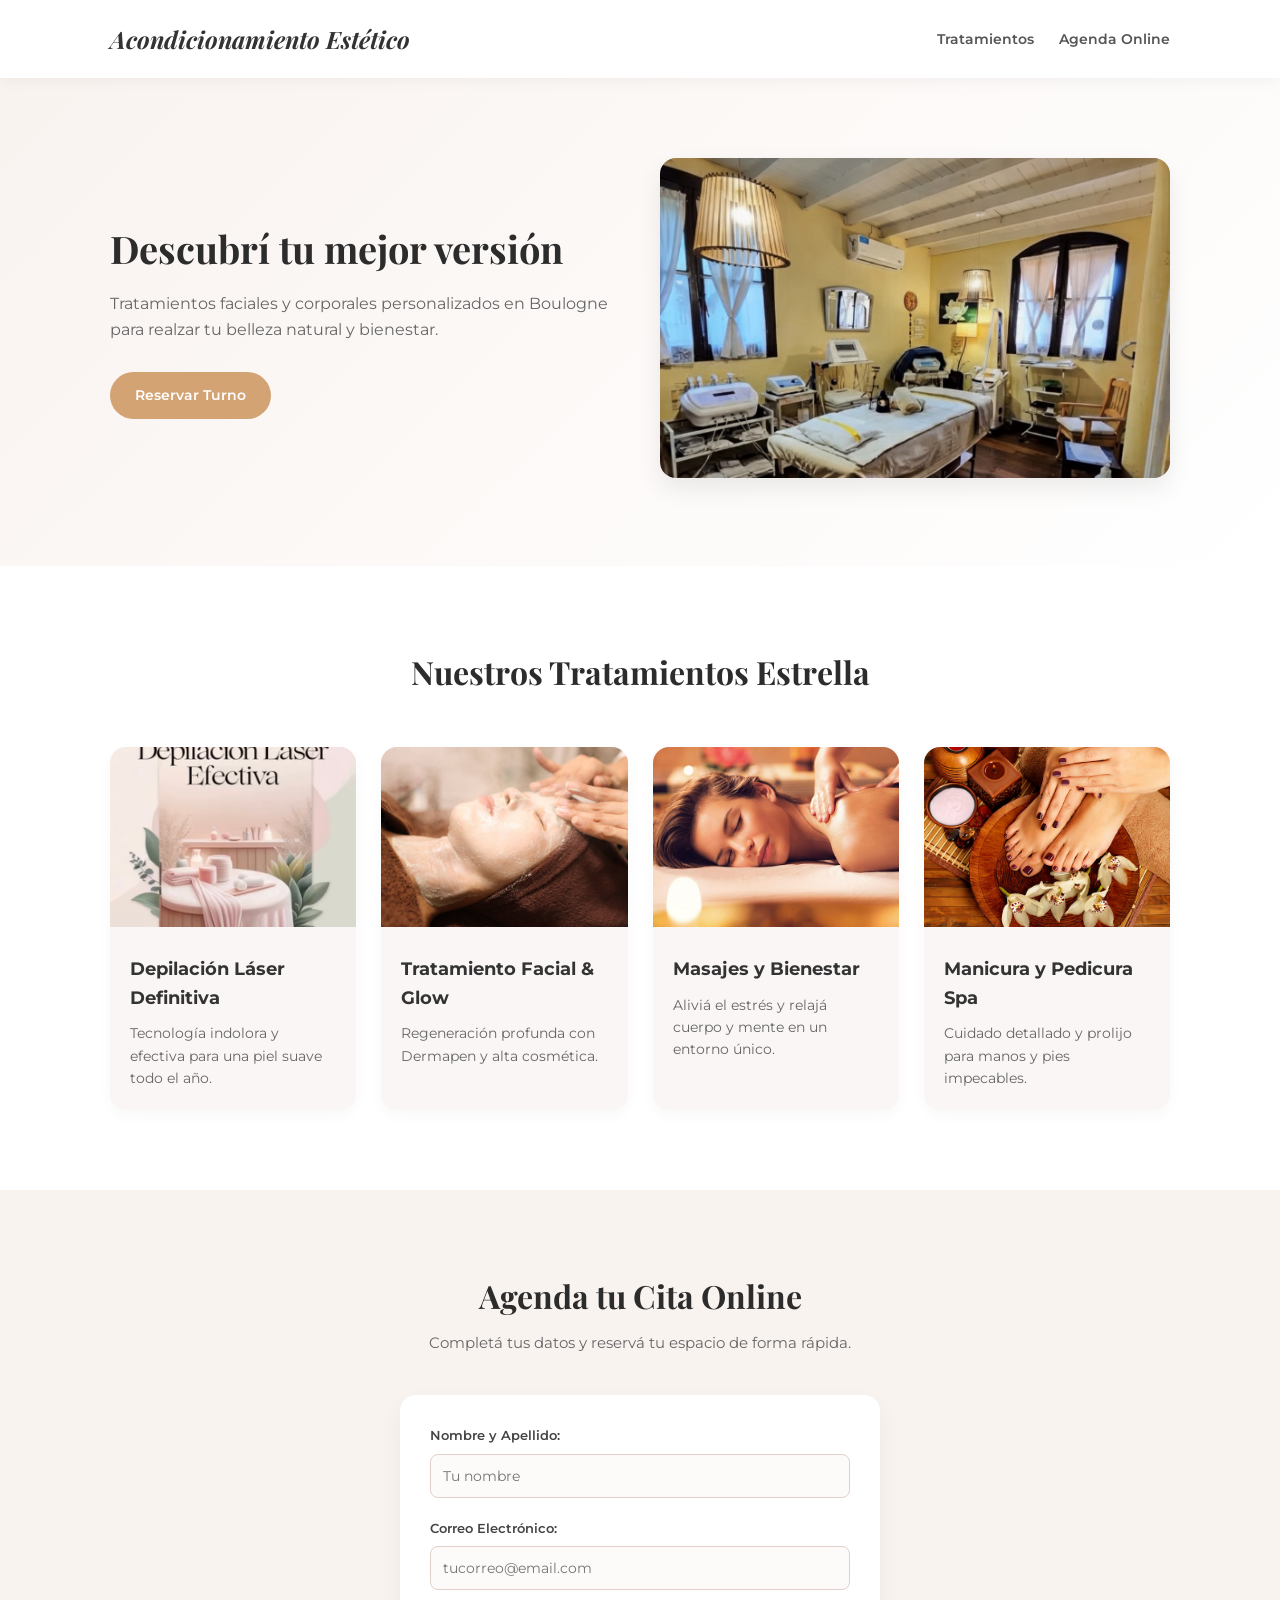
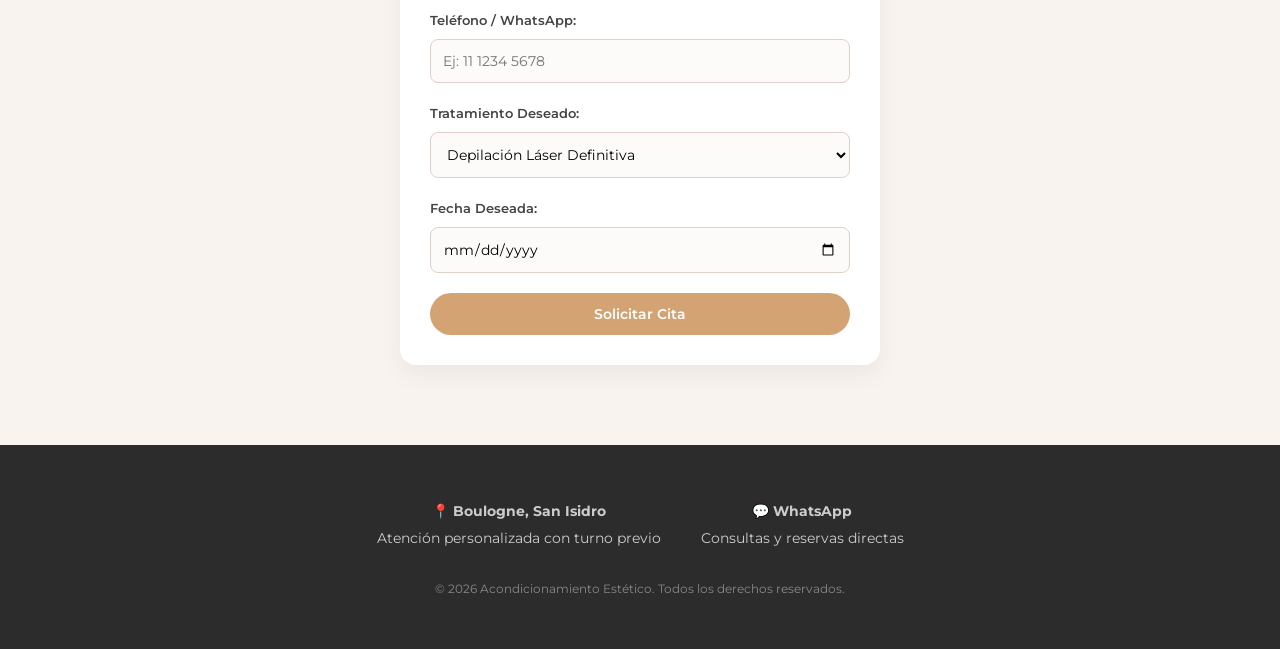
<file: Index.html>
<!DOCTYPE html>
<html lang="es">
<head>
    <meta charset="UTF-8">
    <meta name="viewport" content="width=device-width, initial-scale=1.0">
    <title>Tu Centro de Estética</title>
    <!-- FUENTES ELEGANTES -->
    <link rel="preconnect" href="https://fonts.googleapis.com">
    <link rel="preconnect" href="https://fonts.gstatic.com" crossorigin>
    <link href="https://fonts.googleapis.com/css2?family=Montserrat:wght@300;400;600&family=Playfair+Display:ital,wght@1,500;1,600&display=swap" rel="stylesheet">
    
    <style>
        * {
            margin: 0;
            padding: 0;
            box-sizing: border-box;
            font-family: 'Montserrat', sans-serif;
        }

        body {
            background-color: #fdfbfb;
            color: #4a4a4a;
            line-height: 1.6;
        }

        .container {
            width: 100%;
            max-width: 1100px;
            margin: 0 auto;
            padding: 0 20px;
        }

        /* HEADER */
        header {
            background-color: #ffffff;
            padding: 20px 0;
            box-shadow: 0 2px 15px rgba(0,0,0,0.05);
            position: sticky;
            top: 0;
            z-index: 100;
        }

        header .container {
            display: flex;
            justify-content: space-between;
            align-items: center;
        }

        header h1 {
            font-family: 'Playfair Display', serif;
            font-style: italic;
            font-size: 24px;
            color: #333;
        }

        header nav ul {
            list-style: none;
            display: flex;
            gap: 25px;
        }

        header nav ul li a {
            text-decoration: none;
            color: #555;
            font-weight: 600;
            font-size: 14px;
            transition: color 0.3s;
        }

        header nav ul li a:hover {
            color: #d4a373;
        }

        /* HERO SECTION */
        .hero {
            padding: 80px 0;
            background: linear-gradient(135deg, #f9f3f0 0%, #fff 100%);
        }

        .hero .container {
            display: grid;
            grid-template-columns: 1fr 1fr;
            gap: 40px;
            align-items: center;
        }

        .hero-content h2 {
            font-family: 'Playfair Display', serif;
            font-size: 38px;
            color: #2c2c2c;
            margin-bottom: 20px;
            line-height: 1.2;
        }

        .hero-content p {
            font-size: 16px;
            color: #666;
            margin-bottom: 30px;
        }

        .hero-image img {
            width: 100%;
            height: 320px;
            object-fit: cover;
            border-radius: 16px;
            box-shadow: 0 10px 25px rgba(0,0,0,0.08);
        }

        /* TRATAMIENTOS SECTION */
        .tratamientos {
            padding: 80px 0;
            background-color: #fff;
        }

        .tratamientos h2 {
            font-family: 'Playfair Display', serif;
            font-size: 32px;
            color: #2c2c2c;
            text-align: center;
            margin-bottom: 50px;
        }

        .tratamientos-grid {
            display: grid;
            grid-template-columns: repeat(auto-fit, minmax(240px, 1fr));
            gap: 25px;
        }

        .tratamiento-card {
            background-color: #faf6f5;
            border-radius: 16px;
            overflow: hidden;
            box-shadow: 0 5px 15px rgba(0,0,0,0.03);
            transition: transform 0.3s ease;
        }

        .tratamiento-card:hover {
            transform: translateY(-5px);
        }

        .tratamiento-card img {
            width: 100%;
            height: 180px;
            object-fit: cover;
        }

        .tratamiento-card h3 {
            padding: 20px 20px 10px;
            font-size: 18px;
            color: #333;
        }

        .tratamiento-card p {
            padding: 0 20px 20px;
            font-size: 14px;
            color: #666;
        }

        /* AGENDA SECTION */
        .agenda {
            background-color: #f9f3f0;
            padding: 80px 0;
            text-align: center;
        }

        .agenda h2 {
            font-family: 'Playfair Display', serif;
            font-size: 32px;
            color: #2c2c2c;
            margin-bottom: 10px;
        }

        .agenda p {
            font-size: 15px;
            color: #666;
            margin-bottom: 40px;
        }

        .agenda-form {
            max-width: 480px;
            margin: 0 auto;
            padding: 30px;
            background-color: #fff;
            border-radius: 16px;
            box-shadow: 0 10px 25px rgba(0,0,0,0.05);
            display: grid;
            gap: 20px;
            text-align: left;
        }

        .form-group {
            display: flex;
            flex-direction: column;
        }

        .form-group label {
            margin-bottom: 8px;
            font-weight: 600;
            font-size: 13px;
            color: #444;
        }

        .form-group input,
        .form-group select {
            padding: 12px;
            border: 1px solid #e0d0c8;
            border-radius: 8px;
            font-size: 14px;
            background-color: #fcfbfa;
        }

        /* BOTONES */
        .button {
            display: inline-block;
            background-color: #d4a373;
            color: #fff;
            padding: 12px 25px;
            text-decoration: none;
            border-radius: 30px;
            font-weight: 600;
            font-size: 14px;
            border: none;
            cursor: pointer;
            transition: background-color 0.3s;
            text-align: center;
        }

        .button:hover {
            background-color: #bc8a5f;
        }

        /* CONTACTO & FOOTER */
        footer {
            background-color: #2c2c2c;
            color: white;
            text-align: center;
            padding: 50px 0;
        }

        .footer-content {
            display: flex;
            justify-content: center;
            gap: 40px;
            flex-wrap: wrap;
            margin-bottom: 20px;
        }

        .footer-item p {
            font-size: 14px;
            color: #ccc;
            margin-top: 5px;
        }

        @media (max-width: 768px) {
            .hero .container {
                grid-template-columns: 1fr;
                text-align: center;
            }
            header nav {
                display: none;
            }
        }
    </style>
</head>
<body>

    <!-- HEADER -->
    <header>
        <div class="container">
            <h1>Acondicionamiento Estético</h1>
            <nav>
                <ul>
                    <li><a href="#tratamientos">Tratamientos</a></li>
                    <li><a href="#agenda">Agenda Online</a></li>
                </ul>
            </nav>
        </div>
    </header>

    <!-- HERO SECTION -->
    <section id="hero" class="hero">
        <div class="container">
            <div class="hero-content">
                <h2>Descubrí tu mejor versión</h2>
                <p>Tratamientos faciales y corporales personalizados en Boulogne para realzar tu belleza natural y bienestar.</p>
                <a href="#agenda" class="button">Reservar Turno</a>
            </div>
            <div class="hero-image">
                <img src="gabinete.jpg" alt="Gabinete Estético">
            </div>
        </div>
    </section>

    <!-- TRATAMIENTOS SECTION -->
    <section id="tratamientos" class="tratamientos">
        <div class="container">
            <h2>Nuestros Tratamientos Estrella</h2>
            <div class="tratamientos-grid">
                <div class="tratamiento-card">
                    <img src="depilacion.jpg" alt="Depilación Láser">
                    <h3>Depilación Láser Definitiva</h3>
                    <p>Tecnología indolora y efectiva para una piel suave todo el año.</p>
                </div>
                <div class="tratamiento-card">
                    <img src="tto facial exfolacion.jpg" alt="Tratamiento Facial">
                    <h3>Tratamiento Facial & Glow</h3>
                    <p>Regeneración profunda con Dermapen y alta cosmética.</p>
                </div>
                <div class="tratamiento-card">
                    <img src="masaje-relajante-1.jpg" alt="Masaje Corporal">
                    <h3>Masajes y Bienestar</h3>
                    <p>Aliviá el estrés y relajá cuerpo y mente en un entorno único.</p>
                </div>
                <div class="tratamiento-card">
                    <img src="manicuria y pedicuria.jpg" alt="Manicura Spa">
                    <h3>Manicura y Pedicura Spa</h3>
                    <p>Cuidado detallado y prolijo para manos y pies impecables.</p>
                </div>
            </div>
        </div>
    </section>

    <!-- AGENDA SECTION -->
    <section id="agenda" class="agenda">
        <div class="container">
            <h2>Agenda tu Cita Online</h2>
            <p>Completá tus datos y reservá tu espacio de forma rápida.</p>
            <form class="agenda-form">
                <div class="form-group">
                    <label for="nombre">Nombre y Apellido:</label>
                    <input type="text" id="nombre" name="nombre" required placeholder="Tu nombre">
                </div>
                <div class="form-group">
                    <label for="email">Correo Electrónico:</label>
                    <input type="email" id="email" name="email" required placeholder="tucorreo@email.com">
                </div>
                <div class="form-group">
                    <label for="telefono">Teléfono / WhatsApp:</label>
                    <input type="tel" id="telefono" name="telefono" placeholder="Ej: 11 1234 5678">
                </div>
                <div class="form-group">
                    <label for="tratamiento">Tratamiento Deseado:</label>
                    <select id="tratamiento" name="tratamiento">
                        <option value="laser">Depilación Láser Definitiva</option>
                        <option value="facial">Tratamiento Facial & Glow</option>
                        <option value="masaje">Masajes y Bienestar</option>
                        <option value="manicura">Manicura y Pedicura Spa</option>
                    </select>
                </div>
                <div class="form-group">
                    <label for="fecha">Fecha Deseada:</label>
                    <input type="date" id="fecha" name="fecha">
                </div>
                <button type="submit" class="button">Solicitar Cita</button>
            </form>
        </div>
    </section>

    <!-- FOOTER / CONTACTO -->
    <footer>
        <div class="container">
            <div class="footer-content">
                <div class="footer-item">
                    <p><b>📍 Boulogne, San Isidro</b></p>
                    <p>Atención personalizada con turno previo</p>
                </div>
                <div class="footer-item">
                    <p><b>💬 WhatsApp</b></p>
                    <p>Consultas y reservas directas</p>
                </div>
            </div>
            <p style="font-size: 12px; color: #888; margin-top: 30px;">© 2026 Acondicionamiento Estético. Todos los derechos reservados.</p>
        </div>
    </footer>

</body>
</html>
</file>
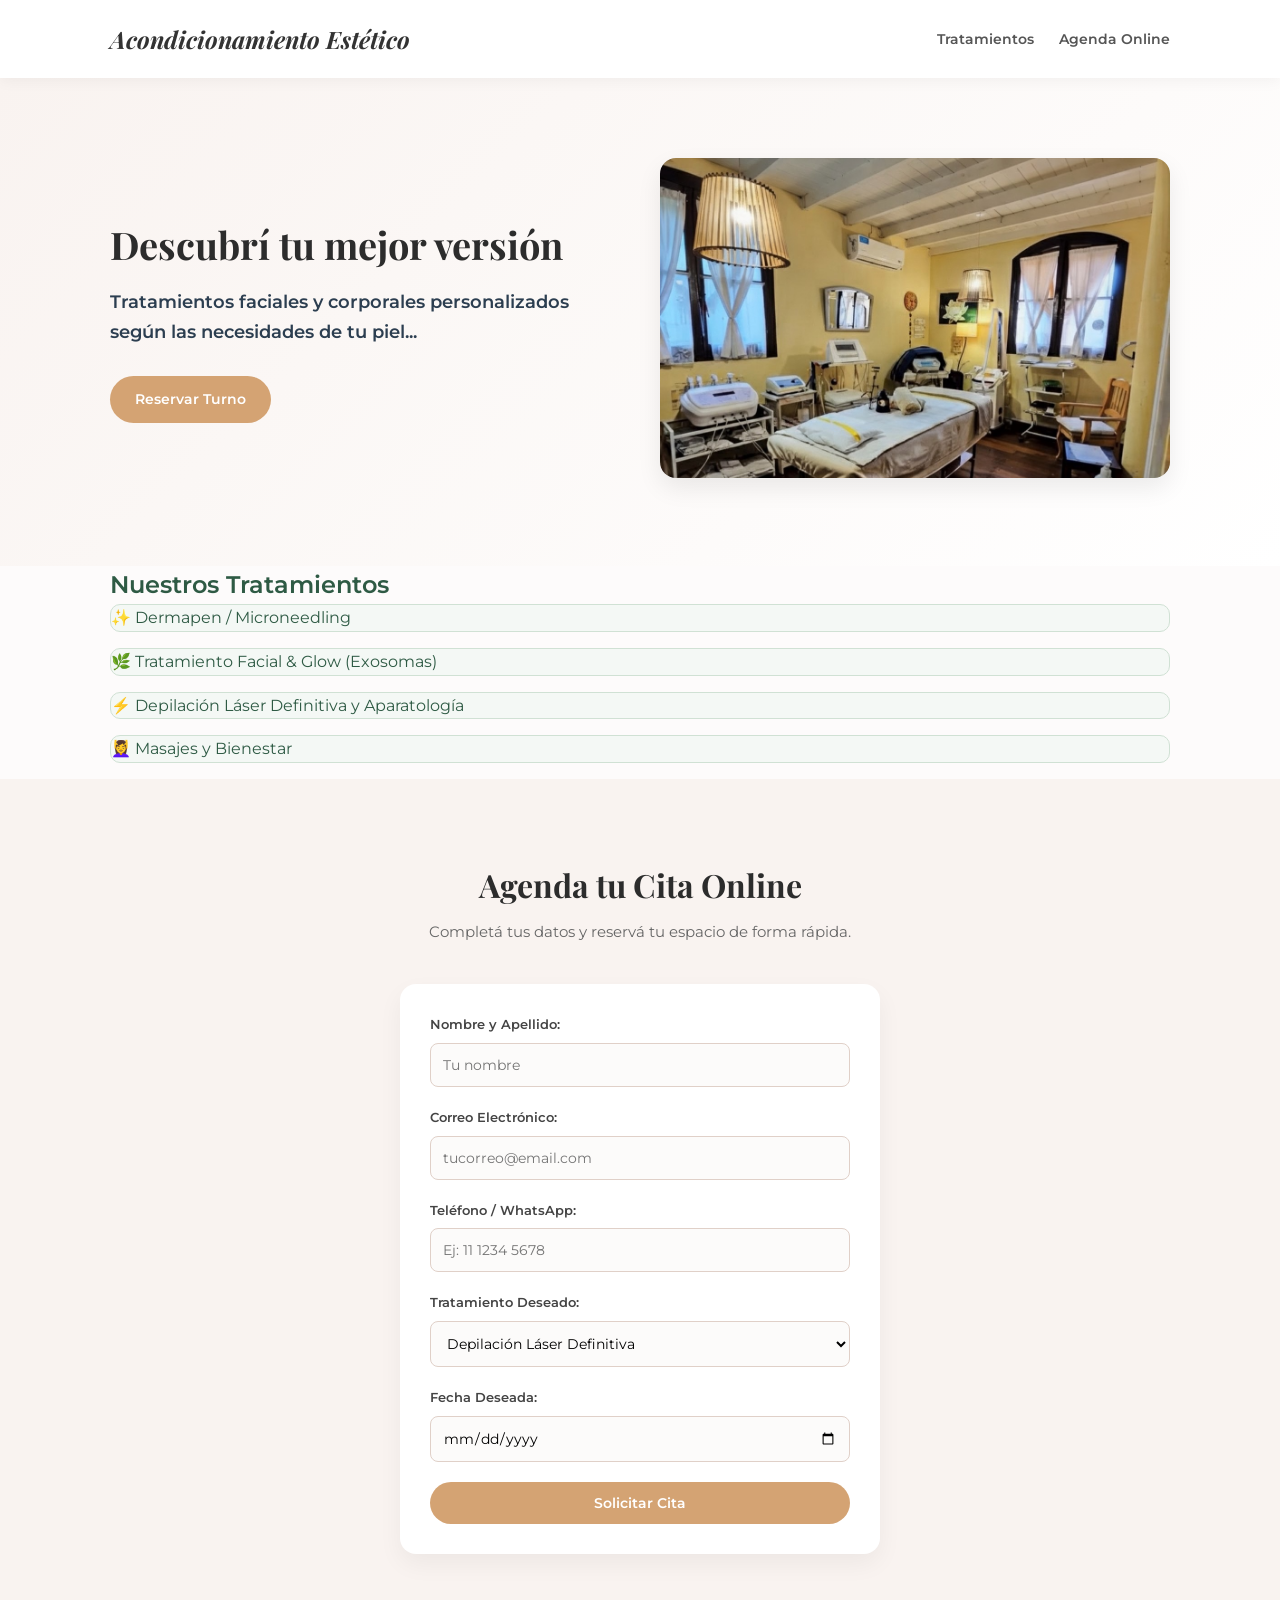
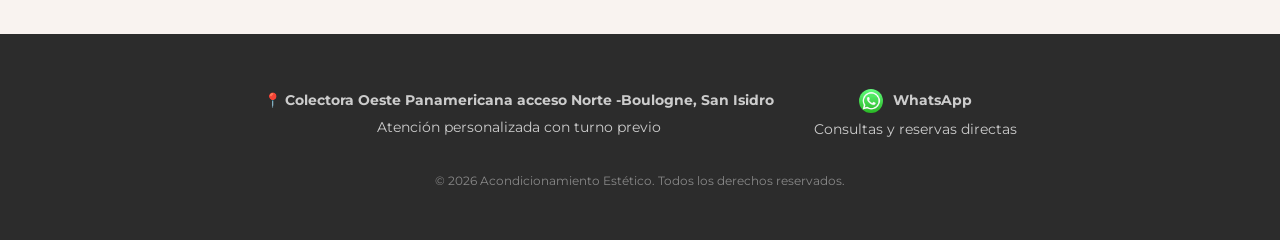
<file: index.html>
<!DOCTYPE html>
<html lang="es">
<head>
    <meta charset="UTF-8">
    <meta name="viewport" content="width=device-width, initial-scale=1.0">
    <title>Tu Centro de Estética</title>
    <!-- FUENTES ELEGANTES -->
    <link rel="preconnect" href="https://fonts.googleapis.com">
    <link rel="preconnect" href="https://fonts.gstatic.com" crossorigin>
    <link href="https://fonts.googleapis.com/css2?family=Montserrat:wght@300;400;600&family=Playfair+Display:ital,wght@1,500;1,600&display=swap" rel="stylesheet">
    
    <style>
        * {
            margin: 0;
            padding: 0;
            box-sizing: border-box;
            font-family: 'Montserrat', sans-serif;
        }

        body {
            background-color: #fdfbfb;
            color: #4a4a4a;
            line-height: 1.6;
        }

        .container {
            width: 100%;
            max-width: 1100px;
            margin: 0 auto;
            padding: 0 20px;
        }

        /* HEADER */
        header {
            background-color: #ffffff;
            padding: 20px 0;
            box-shadow: 0 2px 15px rgba(0,0,0,0.05);
            position: sticky;
            top: 0;
            z-index: 100;
        }

        header .container {
            display: flex;
            justify-content: space-between;
            align-items: center;
        }

        header h1 {
            font-family: 'Playfair Display', serif;
            font-style: italic;
            font-size: 24px;
            color: #333;
        }

        header nav ul {
            list-style: none;
            display: flex;
            gap: 25px;
        }

        header nav ul li a {
            text-decoration: none;
            color: #555;
            font-weight: 600;
            font-size: 14px;
            transition: color 0.3s;
        }

        header nav ul li a:hover {
            color: #d4a373;
        }

        /* HERO SECTION */
        .hero {
            padding: 80px 0;
            background: linear-gradient(135deg, #f9f3f0 0%, #fff 100%);
        }

        .hero .container {
            display: grid;
            grid-template-columns: 1fr 1fr;
            gap: 40px;
            align-items: center;
        }

        .hero-content h2 {
            font-family: 'Playfair Display', serif;
            font-size: 38px;
            color: #2c2c2c;
            margin-bottom: 20px;
            line-height: 1.2;
        }

        .hero-content p {
            font-size: 16px;
            color: #666;
            margin-bottom: 30px;
        }

        .hero-image img {
            width: 100%;
            height: 320px;
            object-fit: cover;
            border-radius: 16px;
            box-shadow: 0 10px 25px rgba(0,0,0,0.08);
        }

        /* TRATAMIENTOS SECTION */
        .tratamientos {
            padding: 80px 0;
            background-color: #fff;
        }

        .tratamientos h2 {
            font-family: 'Playfair Display', serif;
            font-size: 32px;
            color: #2c2c2c;
            text-align: center;
            margin-bottom: 50px;
        }

        .tratamientos-grid {
            display: grid;
            grid-template-columns: repeat(auto-fit, minmax(240px, 1fr));
            gap: 25px;
        }

        .tratamiento-card {
            background-color: #faf6f5;
            border-radius: 16px;
            overflow: hidden;
            box-shadow: 0 5px 15px rgba(0,0,0,0.03);
            transition: transform 0.3s ease;
        }

        .tratamiento-card:hover {
            transform: translateY(-5px);
        }

        .tratamiento-card img {
            width: 100%;
            height: 180px;
            object-fit: cover;
        }

        .tratamiento-card h3 {
            padding: 20px 20px 10px;
            font-size: 18px;
            color: #333;
        }

        .tratamiento-card p {
            padding: 0 20px 20px;
            font-size: 14px;
            color: #666;
        }

        /* AGENDA SECTION */
        .agenda {
            background-color: #f9f3f0;
            padding: 80px 0;
            text-align: center;
        }

        .agenda h2 {
            font-family: 'Playfair Display', serif;
            font-size: 32px;
            color: #2c2c2c;
            margin-bottom: 10px;
        }

        .agenda p {
            font-size: 15px;
            color: #666;
            margin-bottom: 40px;
        }

        .agenda-form {
            max-width: 480px;
            margin: 0 auto;
            padding: 30px;
            background-color: #fff;
            border-radius: 16px;
            box-shadow: 0 10px 25px rgba(0,0,0,0.05);
            display: grid;
            gap: 20px;
            text-align: left;
        }

        .form-group {
            display: flex;
            flex-direction: column;
        }

        .form-group label {
            margin-bottom: 8px;
            font-weight: 600;
            font-size: 13px;
            color: #444;
        }

        .form-group input,
        .form-group select {
            padding: 12px;
            border: 1px solid #e0d0c8;
            border-radius: 8px;
            font-size: 14px;
            background-color: #fcfbfa;
        }

        /* BOTONES */
        .button {
            display: inline-block;
            background-color: #d4a373;
            color: #fff;
            padding: 12px 25px;
            text-decoration: none;
            border-radius: 30px;
            font-weight: 600;
            font-size: 14px;
            border: none;
            cursor: pointer;
            transition: background-color 0.3s;
            text-align: center;
        }

        .button:hover {
            background-color: #bc8a5f;
        }

        /* CONTACTO & FOOTER */
        footer {
            background-color: #2c2c2c;
            color: white;
            text-align: center;
            padding: 50px 0;
        }

        .footer-content {
            display: flex;
            justify-content: center;
            gap: 40px;
            flex-wrap: wrap;
            margin-bottom: 20px;
        }

        .footer-item p {
            font-size: 14px;
            color: #ccc;
            margin-top: 5px;
        }

        @media (max-width: 768px) {
            .hero .container {
                grid-template-columns: 1fr;
                text-align: center;
            }
            header nav {
                display: none;
            }
        }
    .style-desplegable {
  background-color: #f4f8f5;
  border: 1px solid #d0e1d4;
  border-radius: 10px;
  transition: all 0.3s ease;
  margin-bottom: 1rem;
}

.style-desplegable[open] {
  background-color: #ffffff;
  box-shadow: 0 4px 12px rgba(0,0,0,0.08);
}    
    </style>
</head>
<body>

    <!-- HEADER -->
    <header>
        <div class="container">
            <h1>Acondicionamiento Estético</h1>
            <nav>
                <ul>
                    <li><a href="#tratamientos">Tratamientos</a></li>
                    <li><a href="#agenda">Agenda Online</a></li>
                </ul>
            </nav>
        </div>
    </header>

    <!-- HERO SECTION -->
    <section id="hero" class="hero">
        <div class="container">
            <div class="hero-content">
                <h2>Descubrí tu mejor versión</h2>
                <p style="font-size: 1.15rem; font-weight: 600; color: #2c3e50; line-height: 1.6;">Tratamientos faciales y corporales personalizados según las necesidades de tu piel...</p>
                <a href="#agenda" class="button">Reservar Turno</a>
            </div>
            <div class="hero-image">
                <img src="gabinete.jpg" alt="Gabinete Estético">
            </div>
        </div>
    </section>

    <!-- TRATAMIENTOS SECTION -->
  <section id="tratamientos" class="container my-5">
  <h2 class="text-center mb-4" style="color: #2e5a44; font-weight: 600;">Nuestros Tratamientos</h2>

  <!-- TRATAMIENTO 1: DERMAPEN -->
  <details class="mb-3 p-3 style-desplegable">
    <summary class="h5 font-weight-bold" style="cursor: pointer; color: #2e5a44; list-style: none;">
      ✨ Dermapen / Microneedling
    </summary>
    <div class="row mt-3 align-items-center">
      <div class="col-md-7">
        <p>Tratamiento de inducción de colágeno que mejora la textura de la piel, atenúa marcas y aporta firmeza.</p>
        <ul>
          <li>Estimula la producción natural de colágeno.</li>
          <li>Atenúa cicatrices de acné y líneas de expresión.</li>
          <li>Mejora el aspecto de los poros dilatados.</li>
        </ul>
      </div>
      <div class="col-md-5 text-center">
        <img src="dermapen.jpg" alt="Dermapen" class="img-fluid rounded shadow-sm" style="max-height: 200px;">
      </div>
    </div>
  </details>

  <!-- TRATAMIENTO 2: EXOSOMAS / FACIAL GLOW -->
  <details class="mb-3 p-3 style-desplegable">
    <summary class="h5 font-weight-bold" style="cursor: pointer; color: #2e5a44; list-style: none;">
      🌿 Tratamiento Facial & Glow (Exosomas)
    </summary>
    <div class="row mt-3 align-items-center">
      <div class="col-md-7">
        <p>Biotecnología avanzada de regeneración celular profunda para restaurar la vitalidad y luminosidad del rostro.</p>
        <ul>
          <li>Potente efecto regenerador y antiedad.</li>
          <li>Combate la flacidez y devuelve el brillo natural.</li>
          <li>Apto y personalizado para cada tipo de piel.</li>
        </ul>
      </div>
      <div class="col-md-5 text-center">
        <img src="glow.jpg" alt="Facial Glow" class="img-fluid rounded shadow-sm" style="max-height: 200px;">
      </div>
    </div>
  </details>

  <!-- TRATAMIENTO 3: DEPILACIÓN DEFINITIVA -->
  <details class="mb-3 p-3 style-desplegable">
    <summary class="h5 font-weight-bold" style="cursor: pointer; color: #2e5a44; list-style: none;">
      ⚡ Depilación Láser Definitiva y Aparatología
    </summary>
    <div class="row mt-3 align-items-center">
      <div class="col-md-7">
        <p>Tecnología de última generación para la eliminación progresiva del vello y cuidado corporal.</p>
        <ul>
          <li>Sesiones rápidas, seguras e indoloras.</li>
          <li>Sistema de enfriamiento para máximo confort.</li>
          <li>Resultados visibles desde las primeras aplicaciones.</li>
        </ul>
      </div>
      <div class="col-md-5 text-center">
        <img src="depilacion.jpg" alt="Depilación Láser" class="img-fluid rounded shadow-sm" style="max-height: 200px;">
      </div>
    </div>
  </details>

  <!-- TRATAMIENTO 4: MASAJES Y BIENESTAR -->
  <details class="mb-3 p-3 style-desplegable">
    <summary class="h5 font-weight-bold" style="cursor: pointer; color: #2e5a44; list-style: none;">
      💆‍♀️ Masajes y Bienestar
    </summary>
    <div class="row mt-3 align-items-center">
      <div class="col-md-7">
        <p>Técnicas descontracturantes y relajantes diseñadas para aliviar el estrés diario y tonificar.</p>
        <ul>
          <li>Alivia tensiones musculares.</li>
          <li>Mejora la circulación y la relajación corporal.</li>
        </ul>
      </div>
      <div class="col-md-5 text-center">
        <img src="masaje-relajante-1.jpg" alt="Masajes" class="img-fluid rounded shadow-sm" style="max-height: 200px;">
      </div>
    </div>
  </details>
</section>

    <!-- AGENDA SECTION -->
    <section id="agenda" class="agenda">
        <div class="container">
            <h2>Agenda tu Cita Online</h2>
            <p>Completá tus datos y reservá tu espacio de forma rápida.</p>
            <form class="agenda-form">
                <div class="form-group">
                    <label for="nombre">Nombre y Apellido:</label>
                    <input type="text" id="nombre" name="nombre" required placeholder="Tu nombre">
                </div>
                <div class="form-group">
                    <label for="email">Correo Electrónico:</label>
                    <input type="email" id="email" name="email" required placeholder="tucorreo@email.com">
                </div>
                <div class="form-group">
                    <label for="telefono">Teléfono / WhatsApp:</label>
                    <input type="tel" id="telefono" name="telefono" placeholder="Ej: 11 1234 5678">
                </div>
                <div class="form-group">
                    <label for="tratamiento">Tratamiento Deseado:</label>
                    <select id="tratamiento" name="tratamiento">
                        <option value="laser">Depilación Láser Definitiva</option>
                        <option value="facial">Tratamiento Facial & Glow</option>
                        <option value="masaje">Masajes y Bienestar</option>
                        <option value="manicura">Manicura y Pedicura Spa</option>
                    </select>
                </div>
                <div class="form-group">
                    <label for="fecha">Fecha Deseada:</label>
                    <input type="date" id="fecha" name="fecha">
                </div>
                <button type="submit" class="button">Solicitar Cita</button>
            </form>
        </div>
    </section>

    <!-- FOOTER / CONTACTO -->
    <footer>
        <div class="container">
            <div class="footer-content">
                <div class="footer-item">
                    <p><b>📍 Colectora Oeste Panamericana acceso Norte -Boulogne, San Isidro</b></p>
                    <p>Atención personalizada con turno previo</p>
                </div>
                <div class="footer-item">
                   <p><b><img src="Nueva logo Whast.jpg" alt="WhatsApp" style="height: 24px; width: 24px; border-radius: 50%; object-fit: cover; vertical-align: middle; margin-right: 6px;"> WhatsApp</b></p>
                    <p>Consultas y reservas directas</p>
                </div>
            </div>
            <p style="font-size: 12px; color: #888; margin-top: 30px;">© 2026 Acondicionamiento Estético. Todos los derechos reservados.</p>
        </div>
    </footer>

</body>
</html>
</file>
